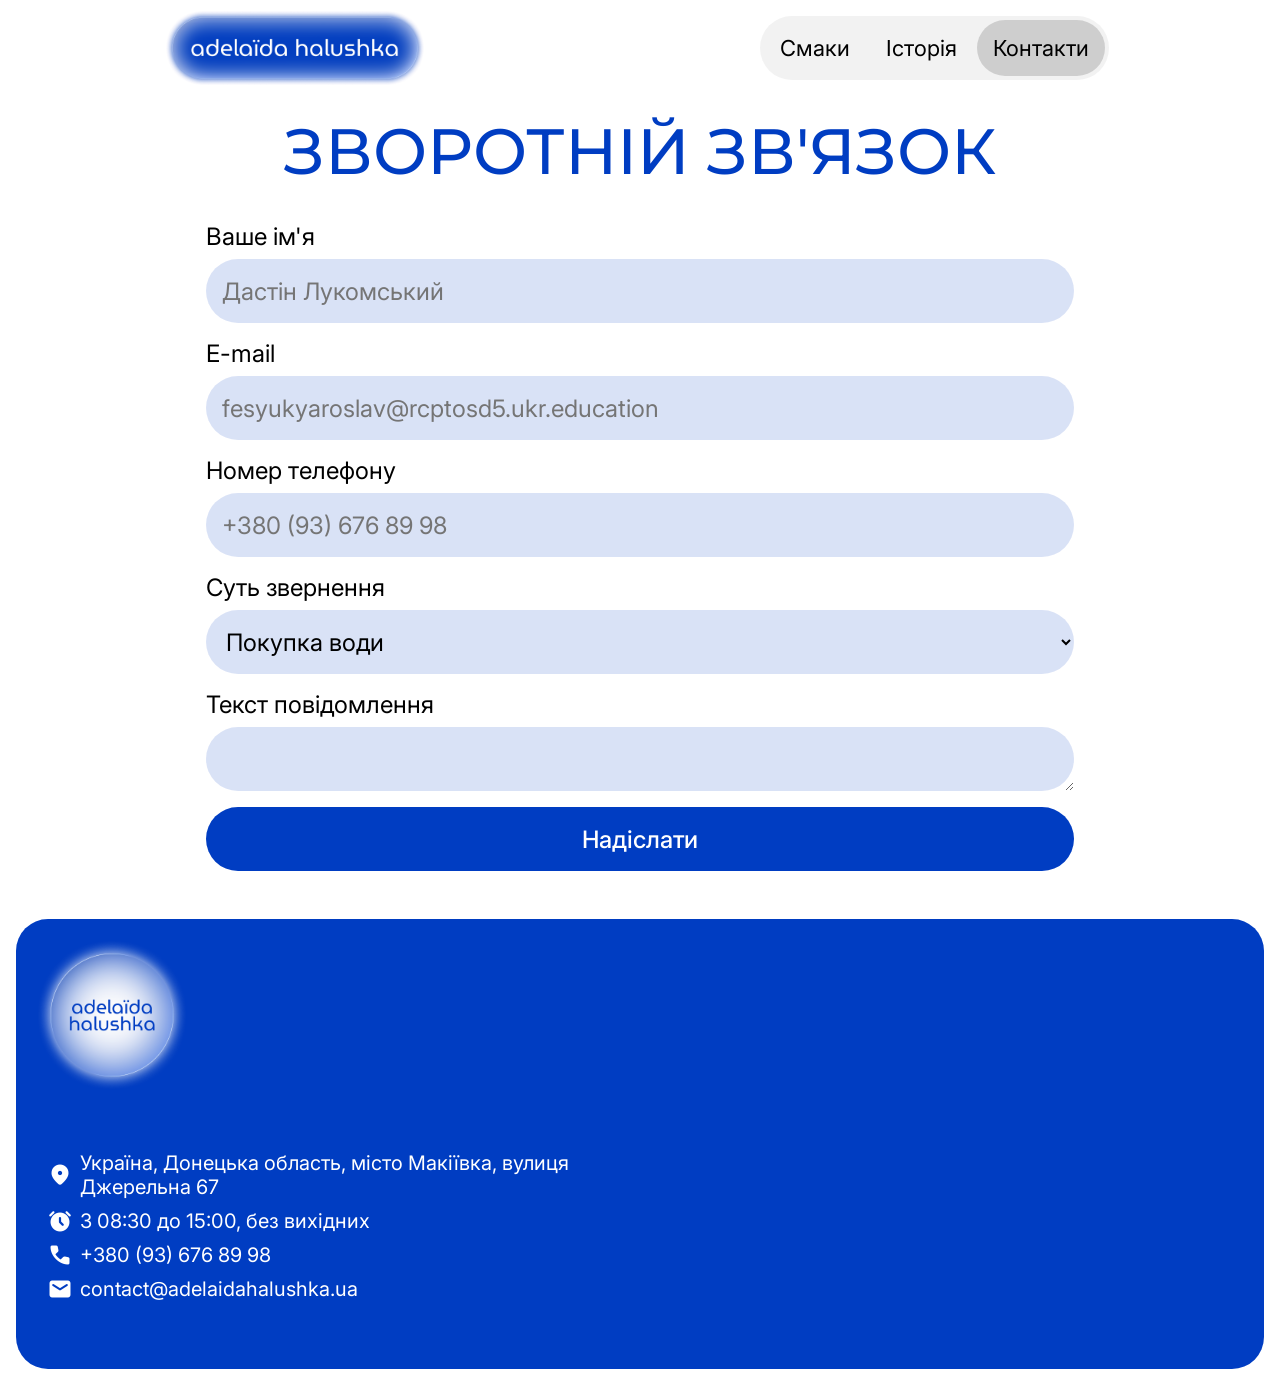
<file: contact.html>
<!doctype html>
<html lang="en">
  <head>
    <meta charset="UTF-8" />
    <meta name="viewport" content="width=device-width, initial-scale=1.0" />
    <link
      rel="stylesheet"
      href="https://fonts.googleapis.com/css2?family=Material+Symbols+Rounded:opsz,wght,FILL,GRAD@20..48,100..700,0..1,-50..200"
    />
    <link rel="stylesheet" href="style.css" />
    <title>Зворотній зв'язок</title>
  </head>
  <body>
    <header>
      <a href="/">
        <img src="./pictures/logo-wide.png" />
      </a>

      <nav>
        <a href="./flavors.html">Смаки</a>
        <a href="./story.html">Історія</a>
        <a href="./contact.html" data-active="true">Контакти</a>
      </nav>
    </header>

    <main class="contact-page">
      <h1>Зворотній зв'язок</h1>

      <form>
        <label>
          Ваше ім'я
          <input
            type="text"
            minlength="2"
            maxlength="32"
            placeholder="Дастін Лукомський"
            required
          />
        </label>
        <label>
          E-mail
          <input
            type="email"
            placeholder="fesyukyaroslav@rcptosd5.ukr.education"
            required
          />
        </label>
        <label>
          Номер телефону
          <input type="tel" placeholder="+380 (93) 676 89 98" required />
        </label>
        <label>
          Суть звернення
          <select>
            <option>Покупка води</option>
            <option>Постачання до дитячих колоній</option>
            <option>SMM-відділ</option>
          </select>
        </label>
        <label>
          Текст повідомлення
          <textarea></textarea>
        </label>

        <button type="submit">Надіслати</button>
      </form>
    </main>

    <footer>
      <div class="content">
        <img src="pictures/logo.png" />
        <div>
          <span class="item">
            <span class="material-symbols-rounded">place</span>
            Україна, Донецька область, місто Макіївка, вулиця Джерельна 67
          </span>
          <span class="item">
            <span class="material-symbols-rounded">alarm</span>
            З 08:30 до 15:00, без вихідних
          </span>
          <a href="tel:+380935115228" class="item">
            <span class="material-symbols-rounded">phone</span>
            +380 (93) 676 89 98
          </a>
          <a href="mailto:contact@adelaida.ua" class="item">
            <span class="material-symbols-rounded">mail</span>
            contact@adelaidahalushka.ua
          </a>
        </div>
        <span>«Аделаїда Галушка» 1939 — 2026. Всі права захищено.</span>
      </div>

      <iframe
        src="https://www.google.com/maps/embed?pb=!1m18!1m12!1m3!1d23684.98657511773!2d29.88468988594985!3d46.25389544408264!2m3!1f0!2f0!3f0!3m2!1i1024!2i768!4f13.1!3m3!1m2!1s0x40c80d003ec36099%3A0xee7cecc94fa9ce61!2z0JzQsNC60LXQtdCy0YHQutC40Lkg0YDQvtC00L3QuNGH0L7Qug!5e0!3m2!1suk!2sua!4v1788976574482!5m2!1suk!2sua"
        style="border: 0"
        allowfullscreen=""
        loading="lazy"
        referrerpolicy="strict-origin-when-cross-origin"
        class="map"
      ></iframe>
    </footer>
  </body>
</html>
</file>
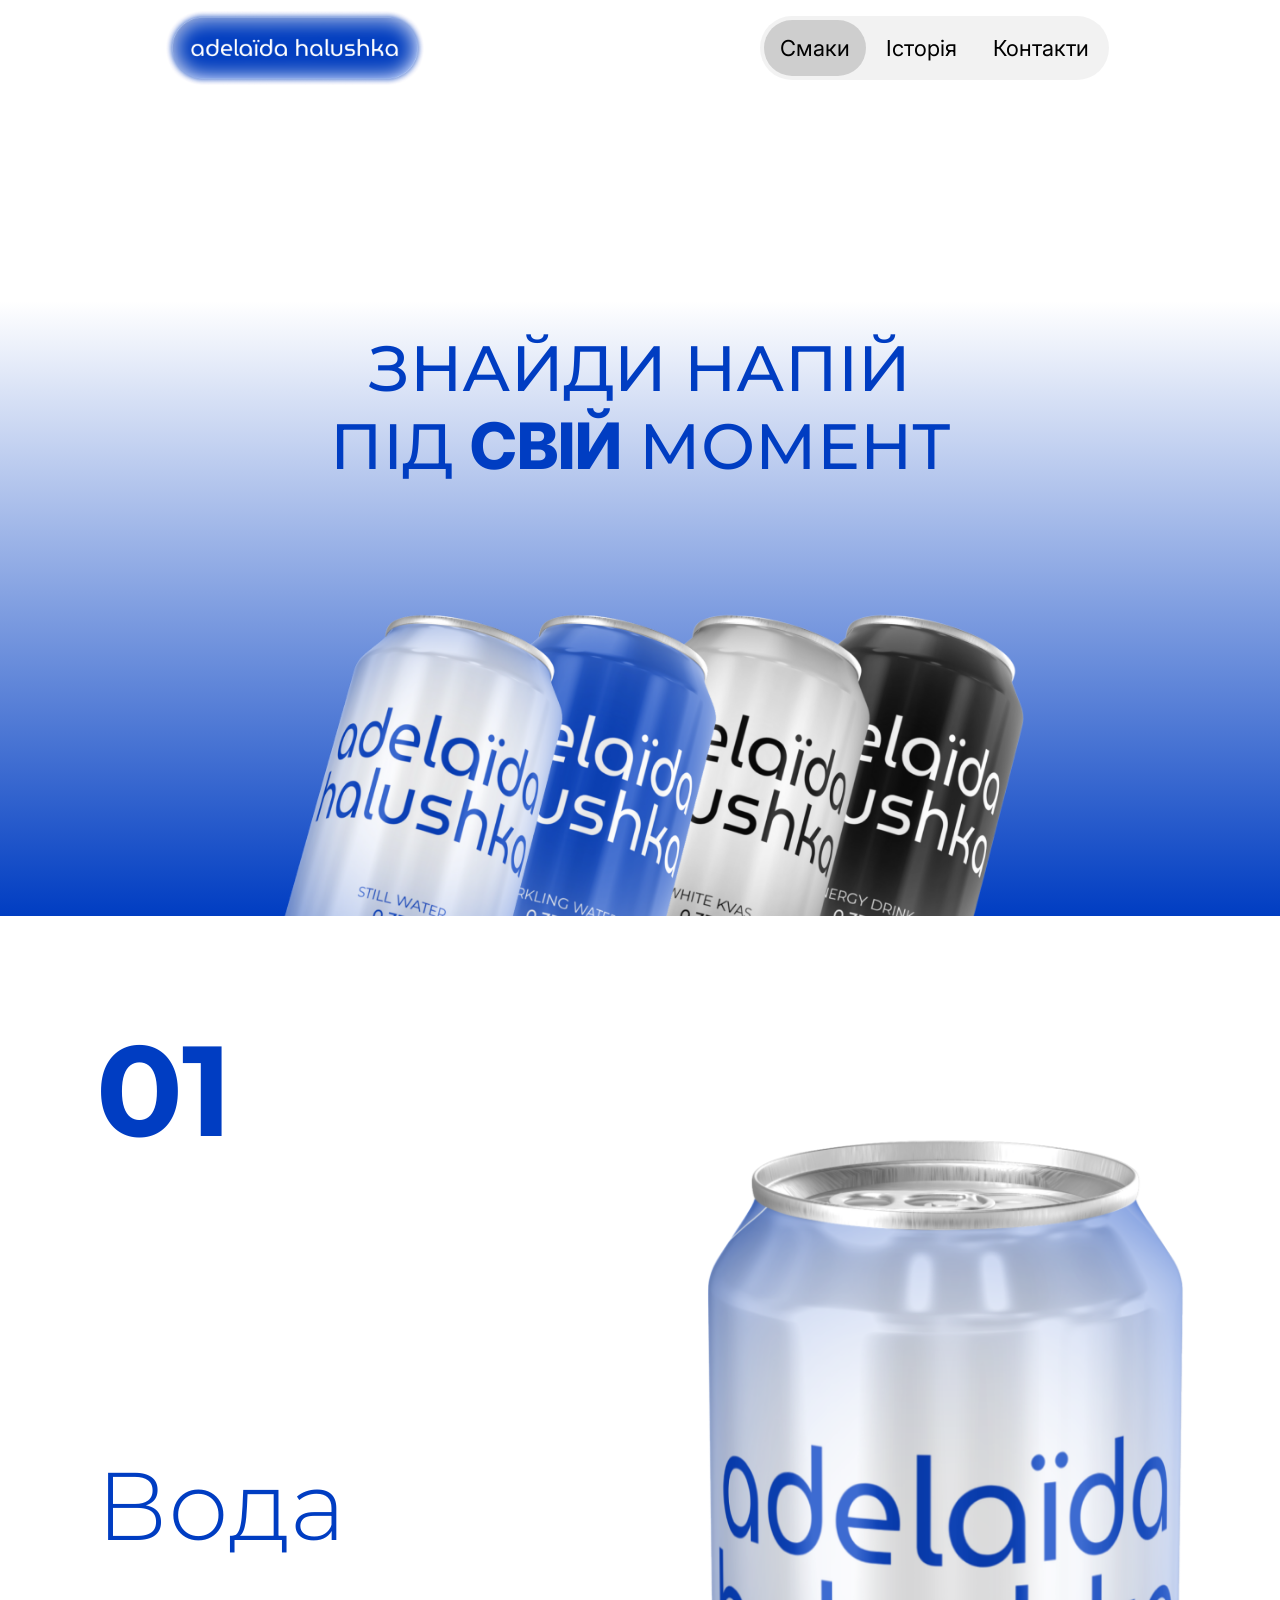
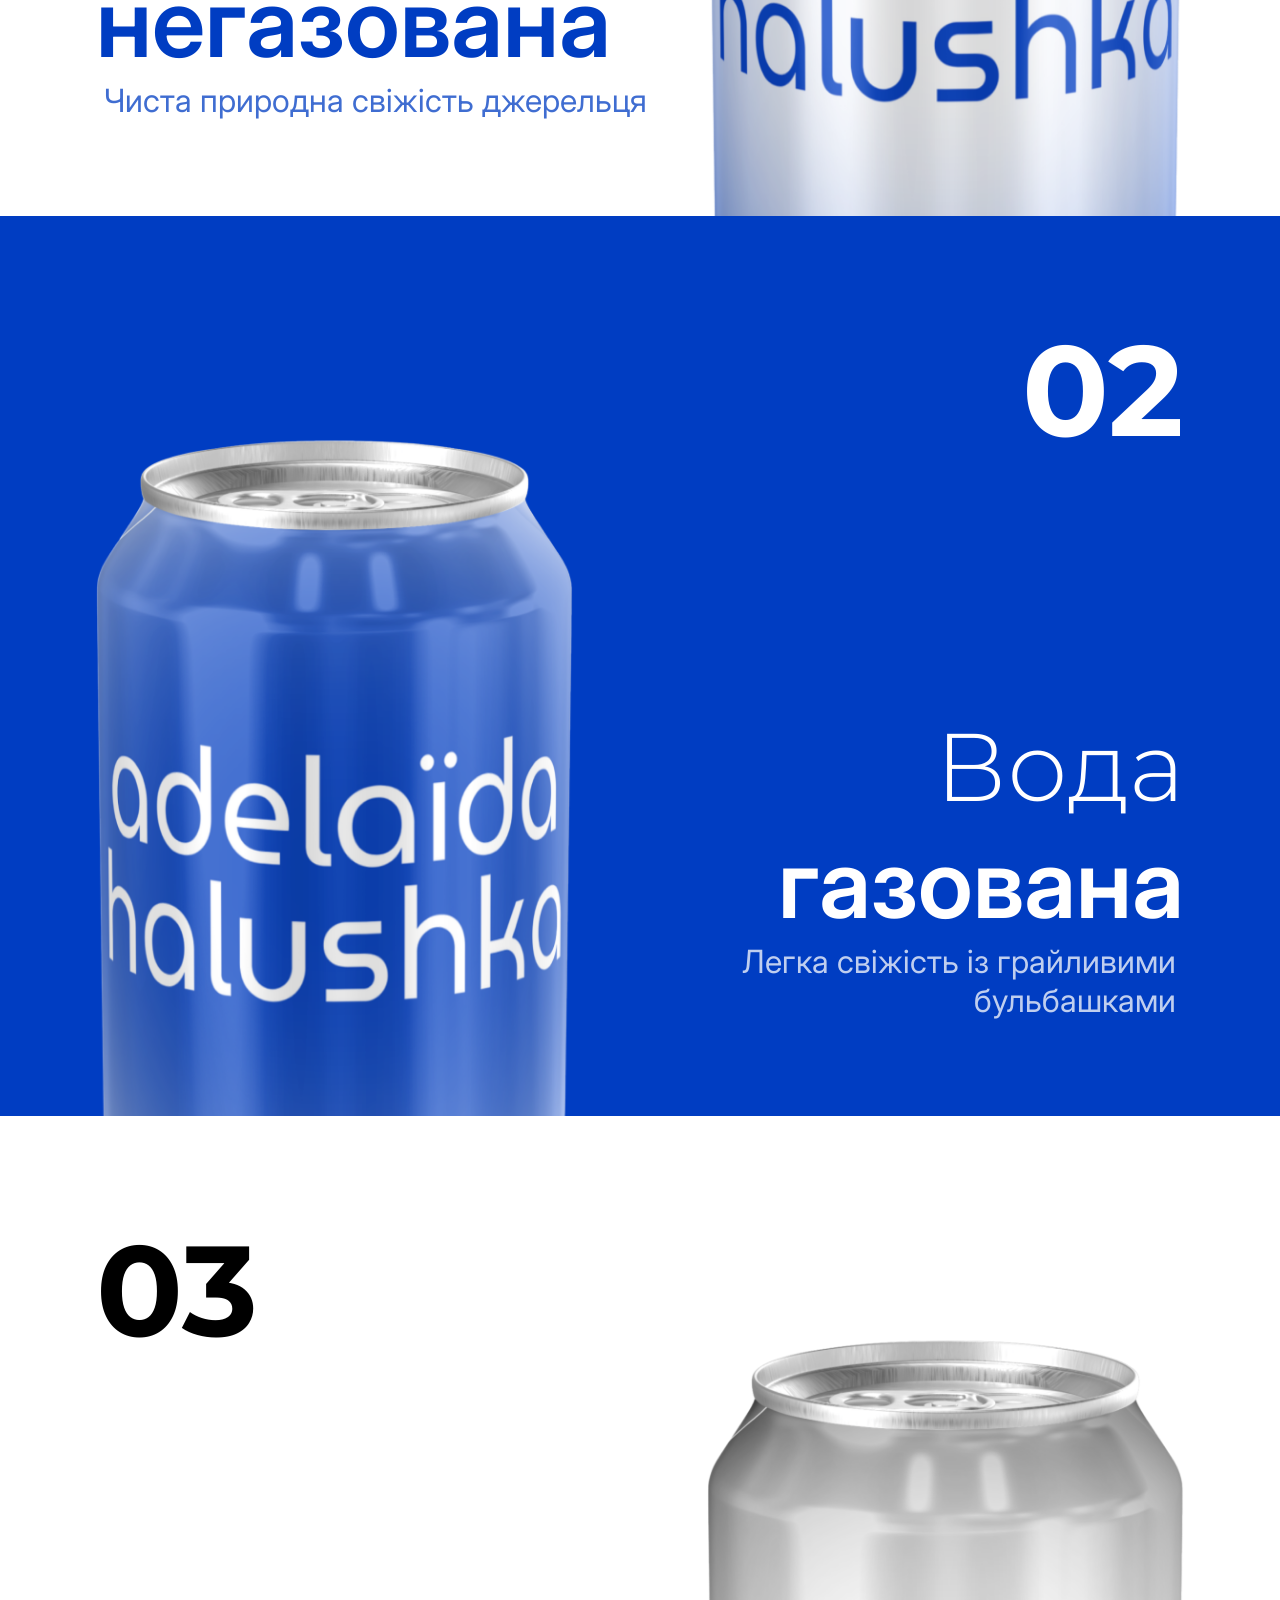
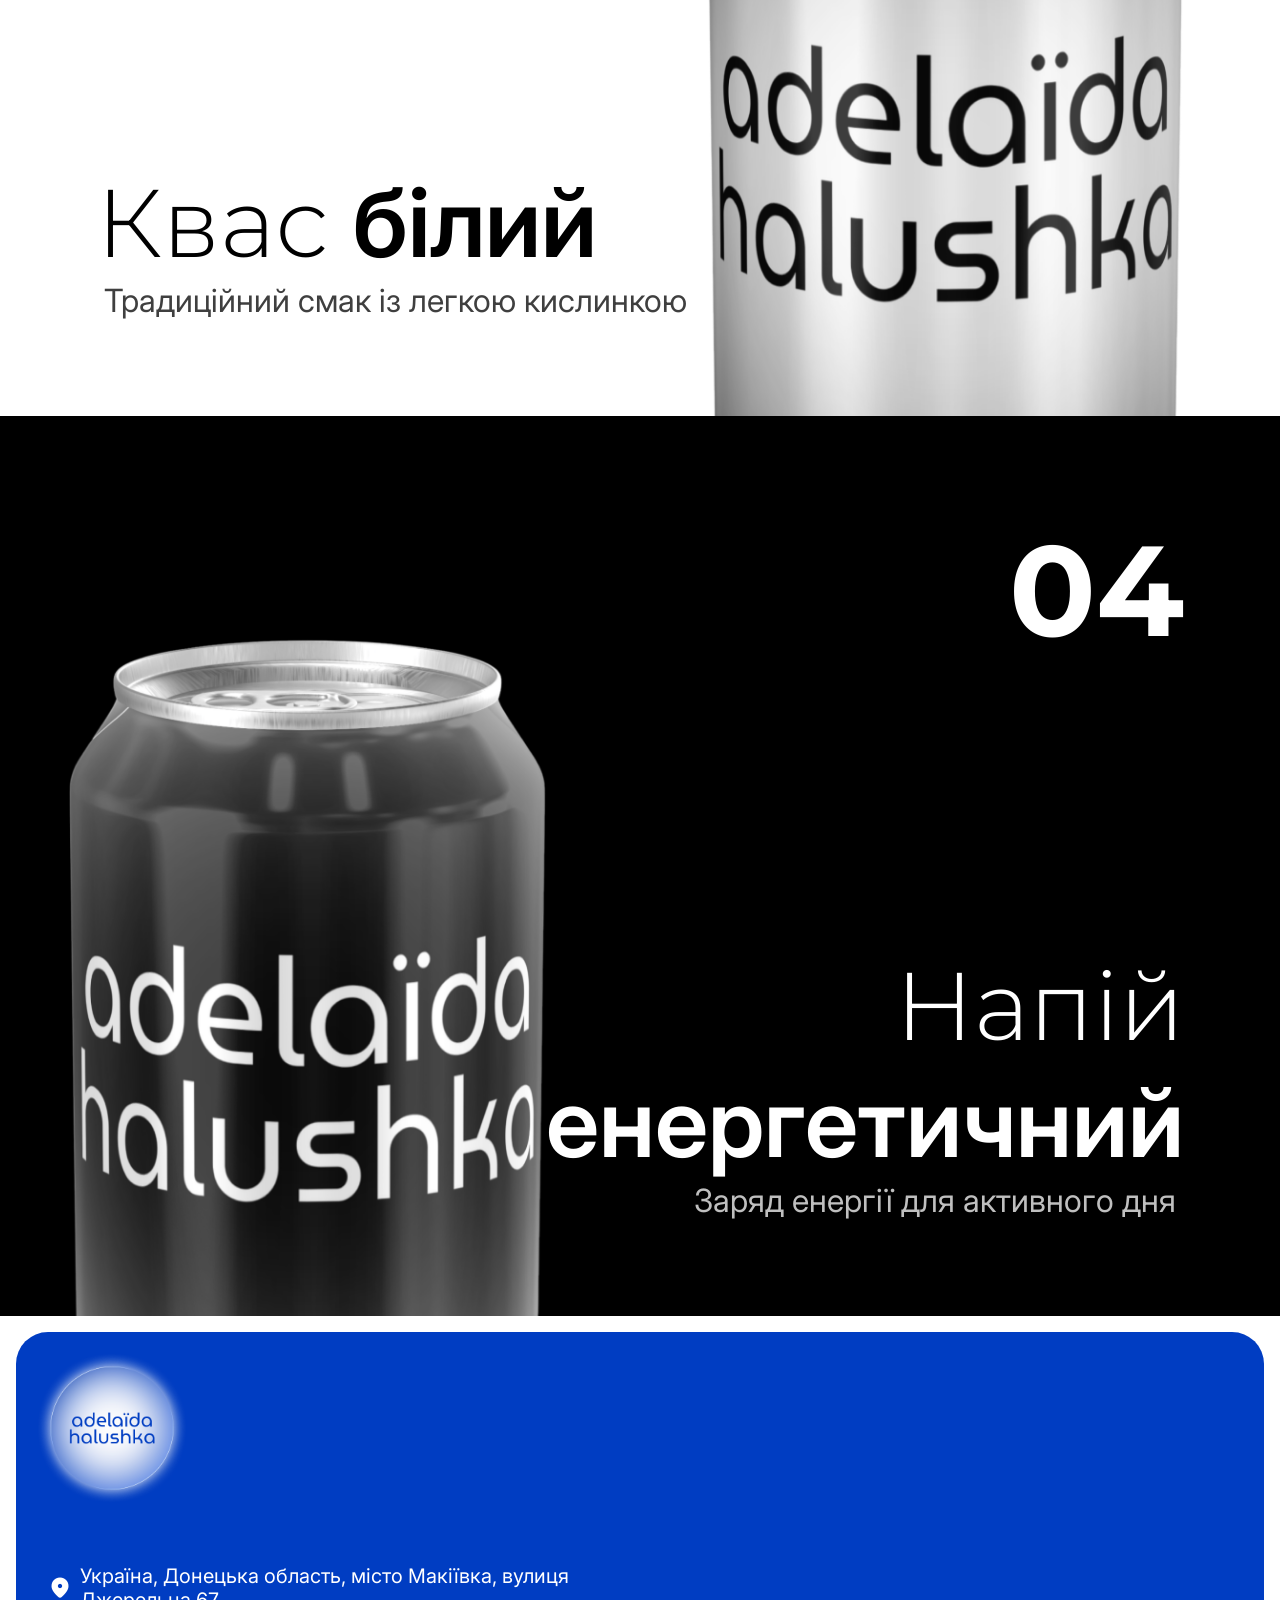
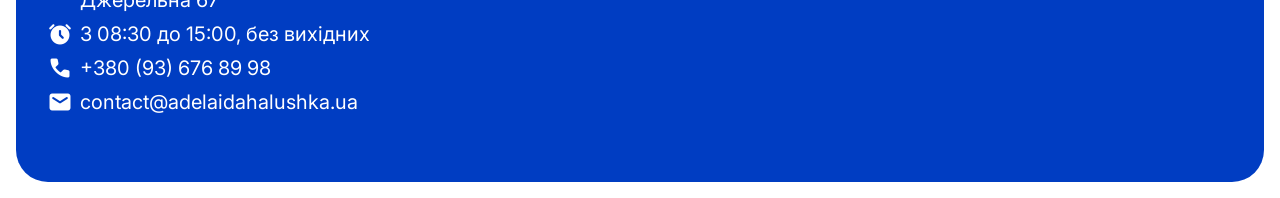
<file: flavors.html>
<!doctype html>
<html lang="en">
  <head>
    <meta charset="UTF-8" />
    <meta name="viewport" content="width=device-width, initial-scale=1.0" />
    <link
      rel="stylesheet"
      href="https://fonts.googleapis.com/css2?family=Material+Symbols+Rounded:opsz,wght,FILL,GRAD@20..48,100..700,0..1,-50..200"
    />
    <link rel="stylesheet" href="style.css" />
    <title>Смаки</title>
  </head>
  <body>
    <header>
      <a href="/">
        <img src="./pictures/logo-wide.png" />
      </a>

      <nav>
        <a href="./flavors.html" data-active="true">Смаки</a>
        <a href="./story.html">Історія</a>
        <a href="./contact.html">Контакти</a>
      </nav>
    </header>

    <main>
      <div class="flavors-hero">
        <h1>Знайди напій<br />під <b>свій</b> момент</h1>

        <img src="pictures/cans.png" />
      </div>

      <section class="flavor still">
        <div class="text">
          <span class="number">01</span>

          <div class="description">
            <h3>Вода <b>негазована</b></h3>
            <p>Чиста природна свіжість джерельця</p>
          </div>
        </div>

        <img src="pictures/cans/still.png" />
      </section>

      <section class="flavor sparkling">
        <div class="text">
          <span class="number">02</span>

          <div class="description">
            <h3>Вода <b>газована</b></h3>
            <p>Легка свіжість із грайливими бульбашками</p>
          </div>
        </div>

        <img src="pictures/cans/sparkling.png" />
      </section>

      <section class="flavor kvas">
        <div class="text">
          <span class="number">03</span>

          <div class="description">
            <h3>Квас <b>білий</b></h3>
            <p>Традиційний смак із легкою кислинкою</p>
          </div>
        </div>

        <img src="pictures/cans/kvas.png" />
      </section>

      <section class="flavor energy">
        <div class="text">
          <span class="number">04</span>

          <div class="description">
            <h3>Напій <b>енергетичний</b></h3>
            <p>Заряд енергії для активного дня</p>
          </div>
        </div>

        <img src="pictures/cans/energy.png" />
      </section>
    </main>

    <footer>
      <div class="content">
        <img src="pictures/logo.png" />
        <div>
          <span class="item">
            <span class="material-symbols-rounded">place</span>
            Україна, Донецька область, місто Макіївка, вулиця Джерельна 67
          </span>
          <span class="item">
            <span class="material-symbols-rounded">alarm</span>
            З 08:30 до 15:00, без вихідних
          </span>
          <a href="tel:+380935115228" class="item">
            <span class="material-symbols-rounded">phone</span>
            +380 (93) 676 89 98
          </a>
          <a href="mailto:contact@adelaida.ua" class="item">
            <span class="material-symbols-rounded">mail</span>
            contact@adelaidahalushka.ua
          </a>
        </div>
        <span>«Аделаїда Галушка» 1939 — 2026. Всі права захищено.</span>
      </div>

      <iframe
        src="https://www.google.com/maps/embed?pb=!1m18!1m12!1m3!1d23684.98657511773!2d29.88468988594985!3d46.25389544408264!2m3!1f0!2f0!3f0!3m2!1i1024!2i768!4f13.1!3m3!1m2!1s0x40c80d003ec36099%3A0xee7cecc94fa9ce61!2z0JzQsNC60LXQtdCy0YHQutC40Lkg0YDQvtC00L3QuNGH0L7Qug!5e0!3m2!1suk!2sua!4v1788976574482!5m2!1suk!2sua"
        style="border: 0"
        allowfullscreen=""
        loading="lazy"
        referrerpolicy="strict-origin-when-cross-origin"
        class="map"
      ></iframe>
    </footer>
  </body>
</html>
</file>
<file: style.css>
@import url("https://fonts.googleapis.com/css2?family=Inter:ital,opsz,wght@0,14..32,100..900;1,14..32,100..900&family=Montserrat:ital,wght@0,100..900;1,100..900&display=swap");

* {
  font-family: Inter;
  box-sizing: border-box;
}

.material-symbols-rounded {
  font-variation-settings:
    "FILL" 1,
    "wght" 600;
}

body {
  margin: 0;
  min-height: 100dvh;
  overflow-x: hidden;
}

header {
  position: sticky;
  top: 0;
  height: 96px;
  display: flex;
  justify-content: space-around;
  z-index: 100000;
}

header a img {
  height: 96px;
}

header nav {
  height: 64px;
  margin: 16px;
  padding: 4px;
  border-radius: 676767px;
  backdrop-filter: blur(32px);
  background: #e5e5e580;
  display: flex;
  gap: 4px;
}

header nav a {
  border-radius: 676767px;
  display: flex;
  align-items: center;
  padding: 0 16px;
  font-size: 22px;
  cursor: pointer;
  transition-duration: 0.2s;
  color: black;
  text-decoration: none;
  font-weight: 400;
}

header nav a:hover {
  background: #0000001a;
}

header nav a[data-active="true"] {
  background: #00000026;
}

h1 {
  font-family: Montserrat;
  text-transform: uppercase;
  font-size: 64px;
  font-weight: 500;
  margin: 0;
}

h1 b {
  font-weight: 800;
}

section h1 {
  color: white;
}

section a {
  width: fit-content;
  height: 64px;
  padding: 0 32px;
  border-radius: 32px;
  background: white;
  display: flex;
  align-items: center;
  gap: 16px;
  font-size: 32px;
  font-weight: 500;
  transition-duration: 0.2s;
  text-decoration: none;
}

section a:hover {
  opacity: 80%;
}

section a .material-symbols-rounded {
  font-size: 36px;
}

.hero {
  display: flex;
  flex-direction: column;
  justify-content: center;
  height: calc(100vh - 112px);
  padding: 64px;
  background: radial-gradient(
    circle at right bottom,
    #ffffff 0%,
    #003dc2 100vh
  );
  background-size: cover;
  gap: 64px;
  border-radius: 32px;
  margin: 16px;
  margin-top: 0;
}

.hero .pregnant {
  position: absolute;
  height: 90%;
  right: 64px;
  bottom: 16px;
}

.hero a {
  color: #003dc2;
}

.partners {
  width: 100%;
  padding: 32px 0;
  display: flex;
  flex-direction: column;
  align-items: center;
  gap: 40px;
}

.partners h2 {
  font-family: Montserrat;
  font-size: x-large;
  font-weight: 500;
  margin: 0;
}

.partners .logos {
  width: 100%;
  display: flex;
  justify-content: space-evenly;
}

.partners .logos img {
  height: 96px;
  filter: grayscale(1) opacity(0.65);
  transition-duration: 0.2s;
}

.partners .logos img:hover {
  filter: none;
}

.history {
  display: flex;
  flex-direction: column;
  align-items: center;
  justify-content: center;
  height: 75vh;
  background: url(https://images.unsplash.com/photo-1468657988500-aca2be09f4c6);
  background-size: cover;
  gap: 64px;
  border-radius: 32px;
  margin: 16px;
}

.history a {
  color: black;
}

.contact {
  display: flex;
  flex-direction: column;
  align-items: end;
  padding: 64px;
  justify-content: center;
  text-align: right;
  height: 75vh;
  background: url(https://images.unsplash.com/photo-1536514498073-50e69d39c6cf);
  background-size: cover;
  gap: 64px;
  border-radius: 32px;
  margin: 16px;
}

.contact h1 {
  color: #003dc2;
}

.contact a {
  background: #003dc2;
  color: white;
}

.features {
  display: grid;
  grid-template-columns: repeat(4, 1fr);
  padding: 0 16px;
  gap: 16px;
}

.feature {
  position: relative;
  display: flex;
  flex-direction: column;
  gap: 16px;
  padding: 32px;
  border-radius: 32px;
  font-size: 20px;
  box-shadow: inset 0 0 32px #003dc280;
  text-shadow: 0 0 16px white;
  color: #003dc2;
}

.feature h3 {
  font-family: Montserrat;
  margin: 0;
  font-size: 32px;
  font-weight: 700;
}

.flavors-hero {
  height: calc(100vh - 80px);
  background: linear-gradient(
    0deg,
    rgba(0, 61, 194, 1) 0%,
    rgba(255, 255, 255, 1) 75%
  );
  display: flex;
  flex-direction: column;
  align-items: center;
  justify-content: end;
  overflow: hidden;
}

.flavors-hero h1 {
  font-size: 64px;
  color: #003dc2;
  text-align: center;
}

.flavors-hero img {
  width: 60%;
  transform: translateY(30%);
}

.flavor {
  height: 100vh;
  overflow: hidden;
  display: flex;
  justify-content: space-between;
  padding: 96px;
}

.flavor .text {
  display: flex;
  flex-direction: column;
  justify-content: space-between;
}

.flavor .text .number {
  font-family: Montserrat;
  font-size: 128px;
  font-weight: 700;
}

.flavor .text .description {
  display: flex;
  flex-direction: column;
}

.flavor .text .description h3 {
  font-family: Montserrat;
  margin: 0;
  font-size: 96px;
  font-weight: 300;
}

.flavor .text .description h3 b {
  font-weight: 600;
}

.flavor .text .description p {
  margin: 0 8px;
  font-size: 32px;
  opacity: 75%;
}

.flavor .text .description a {
  color: inherit;
  font-size: 24px;
  border: 2px solid color-mix(currentColor 25%, transparent);
  border-radius: 676767px;
  text-decoration: none;
  margin: 8px;
  margin-top: 32px;
  width: fit-content;
  padding: 8px 16px;
  background: none;
  transition-duration: 0.2s;
}

.flavor .text .description a:hover {
  border-color: currentColor;
}

.flavor img {
  height: 120%;
  transform: translateY(15%);
}

.flavor:nth-child(odd) {
  flex-direction: row-reverse;
  text-align: right;
}

.flavor:nth-child(odd) .text .description {
  align-items: end;
}

.flavor.still {
  color: #003dc2;
}

.flavor.sparkling {
  background: #003dc2;
  color: white;
}

.flavor.energy {
  background: black;
  color: white;
}

.story-page {
  padding: 16px;
  display: flex;
  flex-direction: column;
  align-items: center;
  gap: 32px;
  color: #003dc2;
}

.story-page .story {
  display: grid;
  grid-template-columns: repeat(2, 1fr);
  gap: 32px;
  width: 70%;
}

.story-page .story span {
  font-size: 28px;
}

.story-page .story span:nth-child(odd) {
  text-align: right;
}

.story-page .story img {
  width: 100%;
  border-radius: 32px;
}

.contact-page {
  padding: 16px;
  display: flex;
  flex-direction: column;
  align-items: center;
  gap: 16px;
  color: #003dc2;
}

.contact-page form {
  padding: 16px;
  width: 900px;
  display: flex;
  flex-direction: column;
  gap: 16px;
  color: black;
}

.contact-page form label {
  display: flex;
  flex-direction: column;
  gap: 8px;
  font-size: 24px;
}

.contact-page form input,
.contact-page form select,
.contact-page form textarea {
  height: 64px;
  font-size: 24px;
  border-radius: 32px;
  border: none;
  resize: vertical;
  background: #003dc226;
  padding: 16px;
}

.contact-page form input:focus .contact-page form select:focus,
.contact-page form textarea:focus {
  outline: 3px solid #003dc2;
}

.contact-page form button {
  background: #003dc2;
  border: none;
  font-size: 24px;
  height: 64px;
  border-radius: 32px;
  color: white;
  font-weight: 500;
  cursor: pointer;
}

footer {
  height: 50vh;
  margin: 16px;
  border-radius: 32px;
  font-size: 20px;
  overflow: hidden;
  background: #003dc2;
  color: white;
  display: flex;
}

footer .content {
  width: 50%;
  display: flex;
  flex-direction: column;
  justify-content: space-between;
  gap: 8px;
}

footer .content img {
  height: 192px;
  width: fit-content;
}

footer .content div {
  display: flex;
  flex-direction: column;
  gap: 10px;
  padding: 32px;
}

footer .content div .item {
  display: flex;
  align-items: center;
  gap: 8px;
}

footer .content a {
  text-decoration: none;
  color: white;
}

footer .content > span {
  padding: 32px;
  opacity: 75%;
}

footer .map {
  width: 50%;
  margin: 0 !important;
}
</file>
